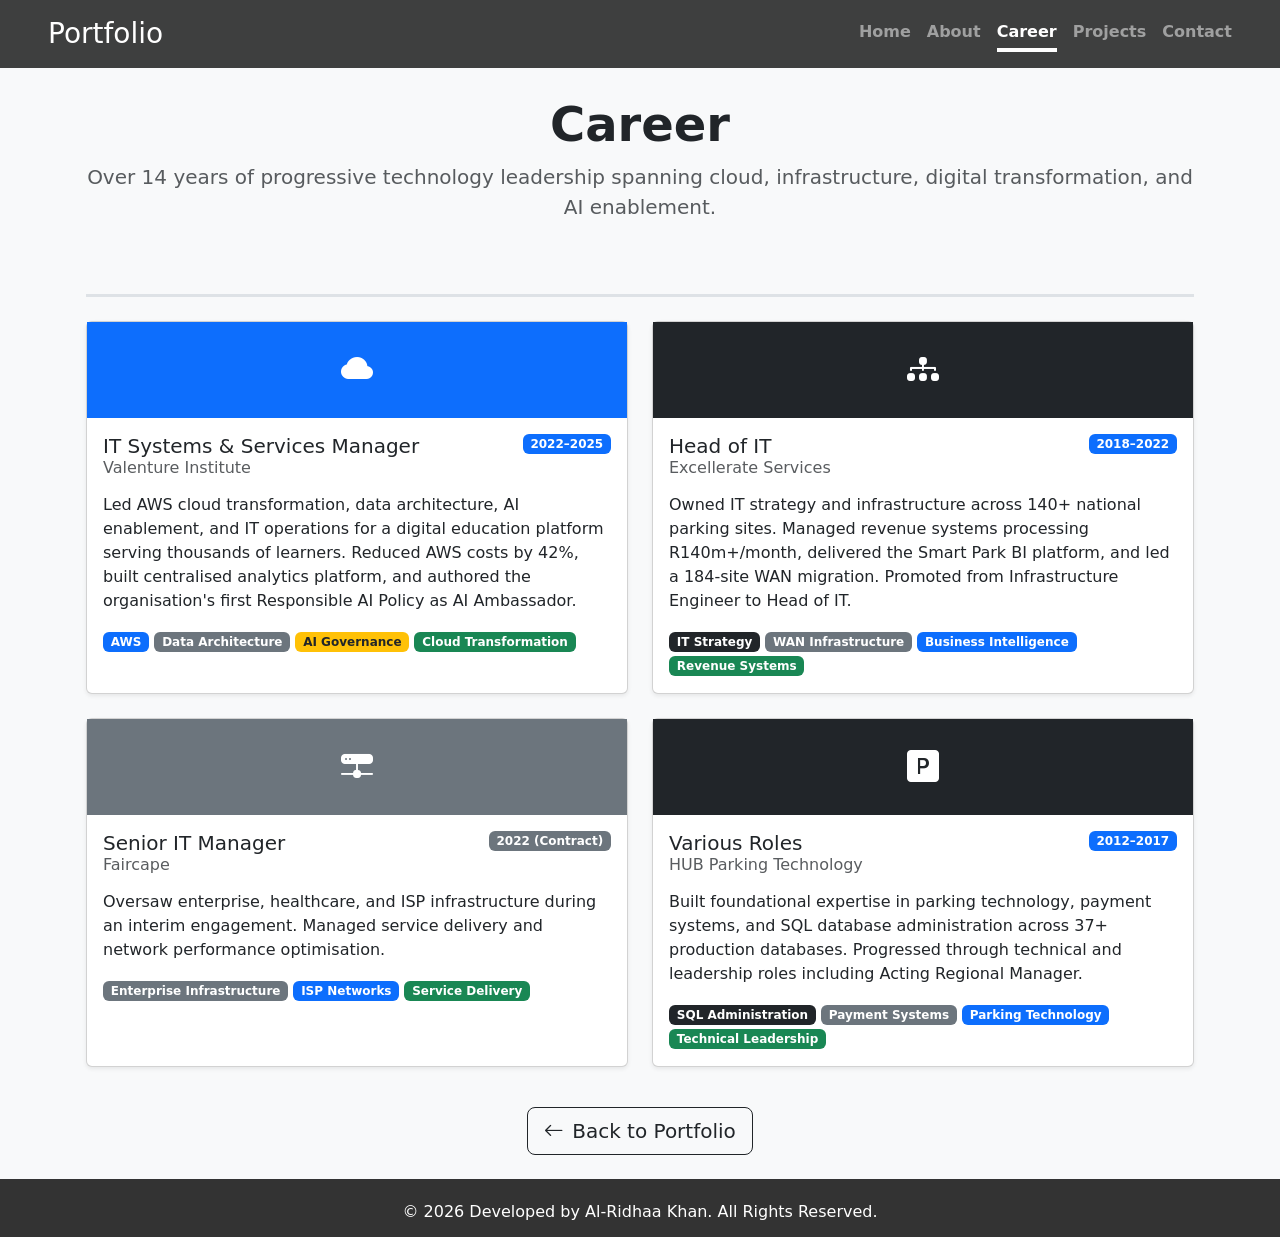
<file: career.html>
<!doctype html>
<html lang="en" class="h-100" data-bs-theme="auto">
  <head>
    <meta charset="utf-8" />
    <meta name="viewport" content="width=device-width, initial-scale=1" />
    <title>Al-Ridhaa Khan | Career</title>
    <link href="style.css" rel="stylesheet" />
    <link rel="shortcut icon" href="./assets/favicon.png" type="image/x-icon">
    <!-- Bootstrap CSS -->
    <link href="https://cdn.jsdelivr.net/npm/bootstrap@5.3.8/dist/css/bootstrap.min.css" rel="stylesheet" />
    <!-- Bootstrap Icons -->
    <link rel="stylesheet" href="https://cdn.jsdelivr.net/npm/bootstrap-icons@1.10.5/font/bootstrap-icons.css">
    <style>
      body {
        padding-top: 105px;
      }
      @media (min-width: 768px) {
        body {
          padding-top: 72px;
        }
      }
      .role-icon-header {
        padding: 1.5rem;
        font-size: 2rem;
      }
      .card {
        height: 100%;
      }
      .section-divider {
        border-top: 3px solid #dee2e6;
        margin: 2rem 0 1.5rem;
      }
    </style>
  </head>
  <body class="bg-light text-center">

    <!-- Navbar -->
    <header class="px-5 p-3 text-white w-100 fixed-top" style="background: rgba(0,0,0,0.75);">
      <div class="d-flex flex-column flex-md-row justify-content-between align-items-center gap-2">
        <h3 class="mb-0"><a href="./index.html" class="text-white text-decoration-none">Portfolio</a></h3>
        <nav class="nav nav-masthead">
          <a class="nav-link fw-bold py-1 px-0" href="./index.html#home">Home</a>
          <a class="nav-link fw-bold py-1 px-0" href="./index.html#about-me">About</a>
          <a class="nav-link fw-bold py-1 px-0 active" aria-current="page" href="#">Career</a>
          <a class="nav-link fw-bold py-1 px-0" href="./index.html#projects">Projects</a>
          <a class="nav-link fw-bold py-1 px-0" href="./index.html#contact">Contact</a>
        </nav>
      </div>
    </header>

    <!-- Page Header -->
    <div class="container pt-4 pb-2">
      <h1 class="display-5 fw-bold">Career</h1>
      <p class="lead text-muted">Over 14 years of progressive technology leadership spanning cloud, infrastructure, digital transformation, and AI enablement.</p>
    </div>

    <!-- Career Cards -->
    <div class="container p-3">
      <div class="section-divider"></div>
      <div class="row g-4">

        <!-- Valenture Institute -->
        <div class="col-md-6">
          <div class="card shadow-sm">
            <div class="role-icon-header bg-primary text-white">
              <i class="bi bi-cloud-fill"></i>
            </div>
            <div class="card-body text-start">
              <div class="d-flex justify-content-between align-items-start mb-1">
                <h5 class="card-title mb-0">IT Systems &amp; Services Manager</h5>
                <span class="badge bg-primary ms-2 text-nowrap">2022–2025</span>
              </div>
              <h6 class="card-subtitle text-muted mb-3">Valenture Institute</h6>
              <p class="card-text">Led AWS cloud transformation, data architecture, AI enablement, and IT operations for a digital education platform serving thousands of learners. Reduced AWS costs by 42%, built centralised analytics platform, and authored the organisation's first Responsible AI Policy as AI Ambassador.</p>
              <div class="mt-2">
                <span class="badge bg-primary">AWS</span>
                <span class="badge bg-secondary">Data Architecture</span>
                <span class="badge bg-warning text-dark">AI Governance</span>
                <span class="badge bg-success">Cloud Transformation</span>
              </div>
            </div>
          </div>
        </div>

        <!-- Excellerate Services -->
        <div class="col-md-6">
          <div class="card shadow-sm">
            <div class="role-icon-header bg-dark text-white">
              <i class="bi bi-diagram-3-fill"></i>
            </div>
            <div class="card-body text-start">
              <div class="d-flex justify-content-between align-items-start mb-1">
                <h5 class="card-title mb-0">Head of IT</h5>
                <span class="badge bg-primary ms-2 text-nowrap">2018–2022</span>
              </div>
              <h6 class="card-subtitle text-muted mb-3">Excellerate Services</h6>
              <p class="card-text">Owned IT strategy and infrastructure across 140+ national parking sites. Managed revenue systems processing R140m+/month, delivered the Smart Park BI platform, and led a 184-site WAN migration. Promoted from Infrastructure Engineer to Head of IT.</p>
              <div class="mt-2">
                <span class="badge bg-dark">IT Strategy</span>
                <span class="badge bg-secondary">WAN Infrastructure</span>
                <span class="badge bg-primary">Business Intelligence</span>
                <span class="badge bg-success">Revenue Systems</span>
              </div>
            </div>
          </div>
        </div>

        <!-- Faircape -->
        <div class="col-md-6">
          <div class="card shadow-sm">
            <div class="role-icon-header bg-secondary text-white">
              <i class="bi bi-hdd-network-fill"></i>
            </div>
            <div class="card-body text-start">
              <div class="d-flex justify-content-between align-items-start mb-1">
                <h5 class="card-title mb-0">Senior IT Manager</h5>
                <span class="badge bg-secondary ms-2 text-nowrap">2022 (Contract)</span>
              </div>
              <h6 class="card-subtitle text-muted mb-3">Faircape</h6>
              <p class="card-text">Oversaw enterprise, healthcare, and ISP infrastructure during an interim engagement. Managed service delivery and network performance optimisation.</p>
              <div class="mt-2">
                <span class="badge bg-secondary">Enterprise Infrastructure</span>
                <span class="badge bg-primary">ISP Networks</span>
                <span class="badge bg-success">Service Delivery</span>
              </div>
            </div>
          </div>
        </div>

        <!-- HUB Parking Technology -->
        <div class="col-md-6">
          <div class="card shadow-sm">
            <div class="role-icon-header bg-dark text-white">
              <i class="bi bi-p-square-fill"></i>
            </div>
            <div class="card-body text-start">
              <div class="d-flex justify-content-between align-items-start mb-1">
                <h5 class="card-title mb-0">Various Roles</h5>
                <span class="badge bg-primary ms-2 text-nowrap">2012–2017</span>
              </div>
              <h6 class="card-subtitle text-muted mb-3">HUB Parking Technology</h6>
              <p class="card-text">Built foundational expertise in parking technology, payment systems, and SQL database administration across 37+ production databases. Progressed through technical and leadership roles including Acting Regional Manager.</p>
              <div class="mt-2">
                <span class="badge bg-dark">SQL Administration</span>
                <span class="badge bg-secondary">Payment Systems</span>
                <span class="badge bg-primary">Parking Technology</span>
                <span class="badge bg-success">Technical Leadership</span>
              </div>
            </div>
          </div>
        </div>

      </div>
    </div>

    <!-- Back to Portfolio -->
    <div class="container text-center py-4">
      <a href="./index.html" class="btn btn-outline-dark btn-lg">
        <i class="bi bi-arrow-left me-2"></i>Back to Portfolio
      </a>
    </div>

    <!-- Footer -->
    <div class="footer">
      <p class="text-center mt-3 mb-2">© 2026 Developed by Al-Ridhaa Khan. All Rights Reserved.</p>
    </div>

  </body>
</html>
</file>
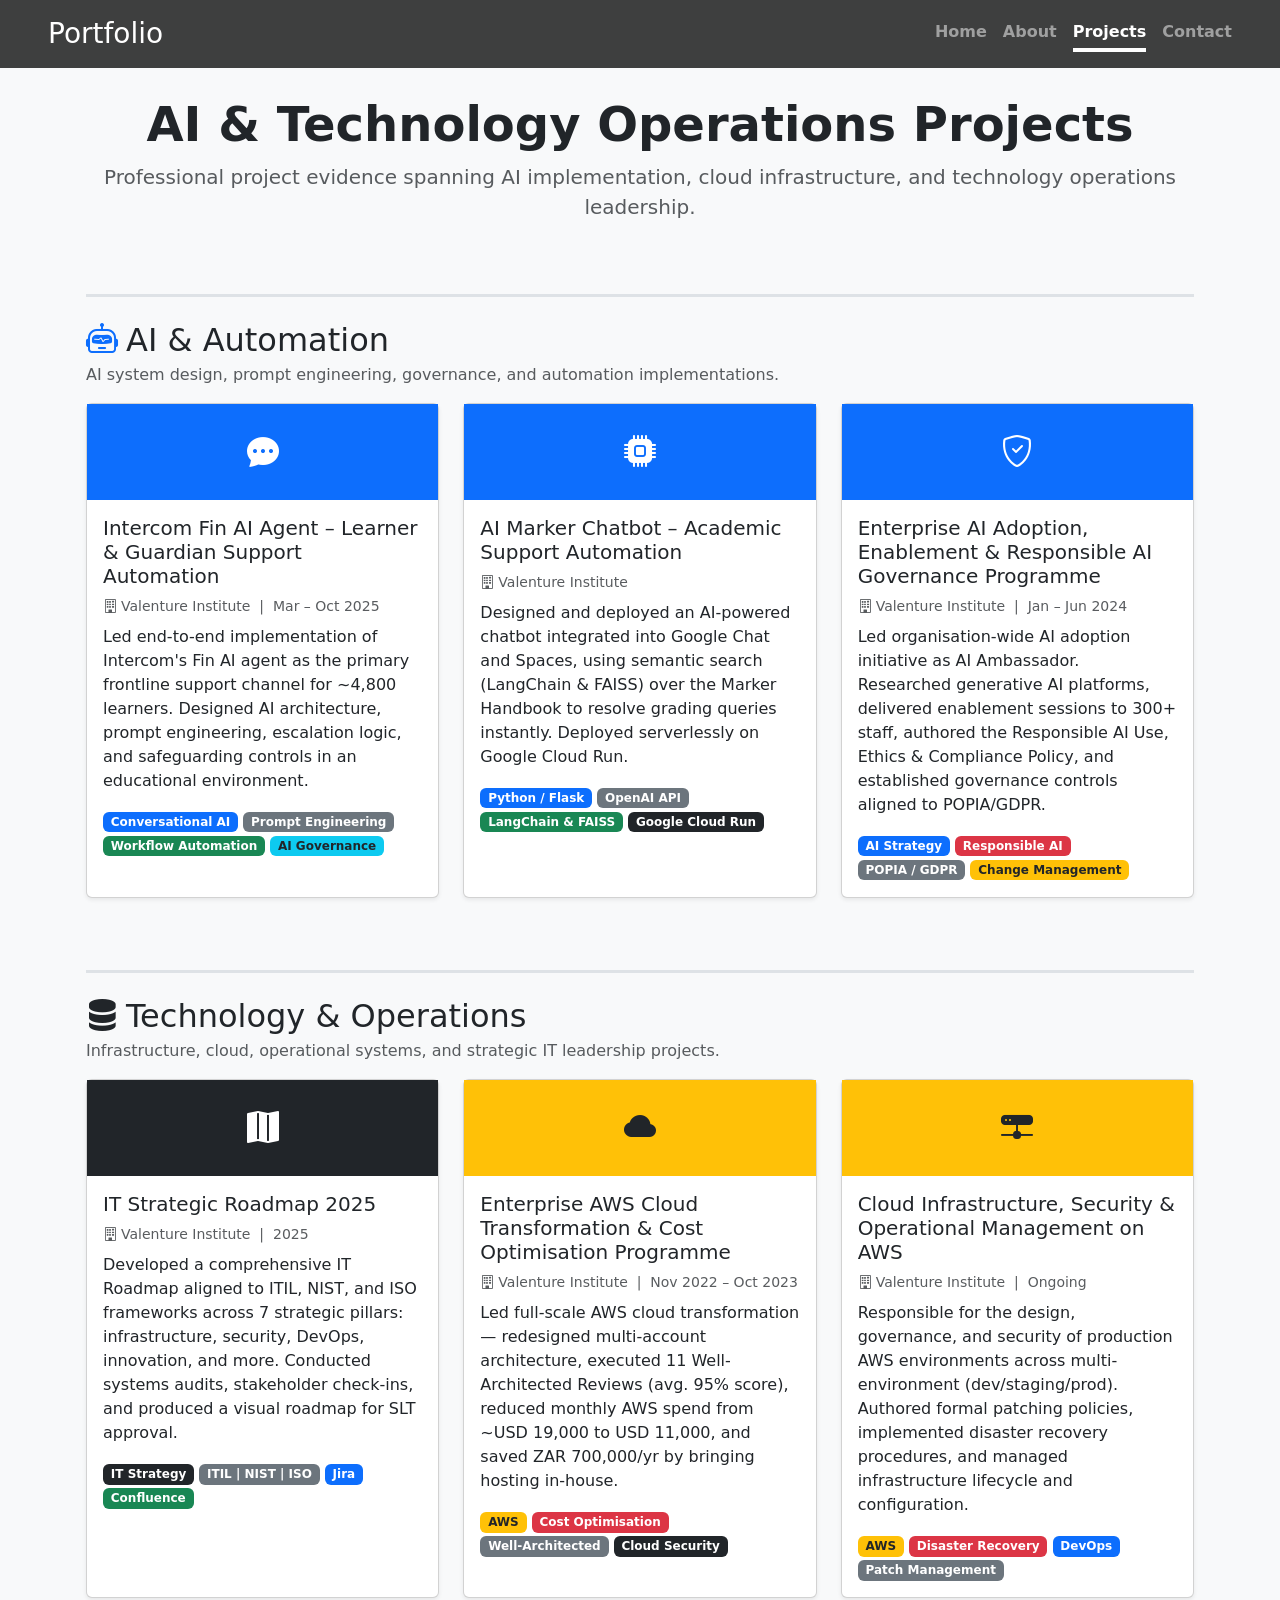
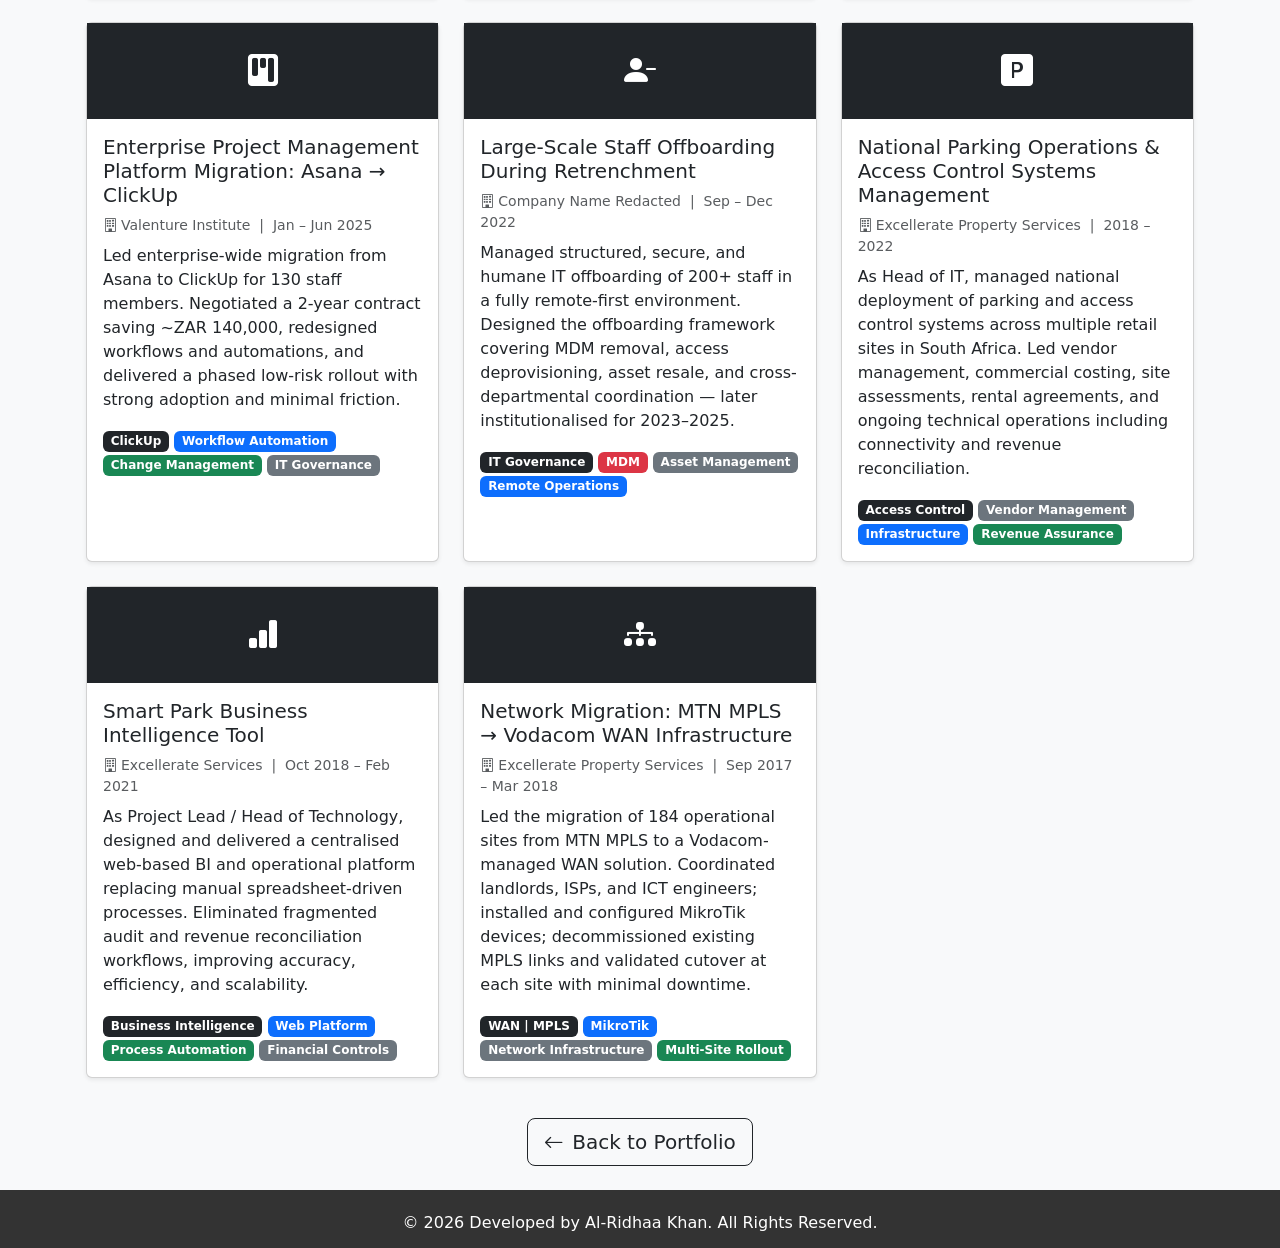
<file: projects.html>
<!doctype html>
<html lang="en" class="h-100" data-bs-theme="auto">
  <head>
    <meta charset="utf-8" />
    <meta name="viewport" content="width=device-width, initial-scale=1" />
    <title>Al-Ridhaa Khan | Projects</title>
    <link href="style.css" rel="stylesheet" />
    <link rel="shortcut icon" href="./assets/favicon.png" type="image/x-icon">
    <!-- Bootstrap CSS -->
    <link href="https://cdn.jsdelivr.net/npm/bootstrap@5.3.8/dist/css/bootstrap.min.css" rel="stylesheet" />
    <!-- Bootstrap Icons -->
    <link rel="stylesheet" href="https://cdn.jsdelivr.net/npm/bootstrap-icons@1.10.5/font/bootstrap-icons.css">
    <style>
      body {
        padding-top: 105px;
      }
      @media (min-width: 768px) {
        body {
          padding-top: 72px;
        }
      }
      .project-icon-header {
        padding: 1.5rem;
        font-size: 2rem;
      }
      .card {
        height: 100%;
      }
      .section-divider {
        border-top: 3px solid #dee2e6;
        margin: 2rem 0 1.5rem;
      }
    </style>
  </head>
  <body class="bg-light text-center">

    <!-- Navbar -->
    <header class="px-5 p-3 text-white w-100 fixed-top" style="background: rgba(0,0,0,0.75);">
      <div class="d-flex flex-column flex-md-row justify-content-between align-items-center gap-2">
        <h3 class="mb-0"><a href="./index.html" class="text-white text-decoration-none">Portfolio</a></h3>
        <nav class="nav nav-masthead">
          <a class="nav-link fw-bold py-1 px-0" href="./index.html#home">Home</a>
          <a class="nav-link fw-bold py-1 px-0" href="./index.html#about-me">About</a>
          <a class="nav-link fw-bold py-1 px-0 active" aria-current="page" href="#">Projects</a>
          <a class="nav-link fw-bold py-1 px-0" href="./index.html#contact">Contact</a>
        </nav>
      </div>
    </header>

    <!-- Page Header -->
    <div class="container pt-4 pb-2">
      <h1 class="display-5 fw-bold">AI & Technology Operations Projects</h1>
      <p class="lead text-muted">Professional project evidence spanning AI implementation, cloud infrastructure, and technology operations leadership.</p>
    </div>

    <!-- AI & Automation -->
    <div class="container p-3" id="ai-automation">
      <div class="section-divider"></div>
      <h2 class="text-start mb-1"><i class="bi bi-robot me-2 text-primary"></i>AI & Automation</h2>
      <p class="text-muted text-start mb-3">AI system design, prompt engineering, governance, and automation implementations.</p>
      <div class="row g-4">

        <!-- Intercom Fin AI Agent -->
        <div class="col-md-6 col-lg-4">
          <div class="card shadow-sm">
            <div class="project-icon-header bg-primary text-white">
              <i class="bi bi-chat-dots-fill"></i>
            </div>
            <div class="card-body text-start">
              <h5 class="card-title">Intercom Fin AI Agent – Learner & Guardian Support Automation</h5>
              <p class="text-muted small mb-2"><i class="bi bi-building me-1"></i>Valenture Institute &nbsp;|&nbsp; Mar – Oct 2025</p>
              <p class="card-text">Led end-to-end implementation of Intercom's Fin AI agent as the primary frontline support channel for ~4,800 learners. Designed AI architecture, prompt engineering, escalation logic, and safeguarding controls in an educational environment.</p>
              <div class="mt-2">
                <span class="badge bg-primary">Conversational AI</span>
                <span class="badge bg-secondary">Prompt Engineering</span>
                <span class="badge bg-success">Workflow Automation</span>
                <span class="badge bg-info text-dark">AI Governance</span>
              </div>
            </div>
          </div>
        </div>

        <!-- AI Marker Chatbot -->
        <div class="col-md-6 col-lg-4">
          <div class="card shadow-sm">
            <div class="project-icon-header bg-primary text-white">
              <i class="bi bi-cpu-fill"></i>
            </div>
            <div class="card-body text-start">
              <h5 class="card-title">AI Marker Chatbot – Academic Support Automation</h5>
              <p class="text-muted small mb-2"><i class="bi bi-building me-1"></i>Valenture Institute </p>
              <p class="card-text">Designed and deployed an AI-powered chatbot integrated into Google Chat and Spaces, using semantic search (LangChain & FAISS) over the Marker Handbook to resolve grading queries instantly. Deployed serverlessly on Google Cloud Run.</p>
              <div class="mt-2">
                <span class="badge bg-primary">Python / Flask</span>
                <span class="badge bg-secondary">OpenAI API</span>
                <span class="badge bg-success">LangChain & FAISS</span>
                <span class="badge bg-dark">Google Cloud Run</span>
              </div>
            </div>
          </div>
        </div>

        <!-- AI Governance Programme -->
        <div class="col-md-6 col-lg-4">
          <div class="card shadow-sm">
            <div class="project-icon-header bg-primary text-white">
              <i class="bi bi-shield-check"></i>
            </div>
            <div class="card-body text-start">
              <h5 class="card-title">Enterprise AI Adoption, Enablement & Responsible AI Governance Programme</h5>
              <p class="text-muted small mb-2"><i class="bi bi-building me-1"></i>Valenture Institute &nbsp;|&nbsp; Jan – Jun 2024</p>
              <p class="card-text">Led organisation-wide AI adoption initiative as AI Ambassador. Researched generative AI platforms, delivered enablement sessions to 300+ staff, authored the Responsible AI Use, Ethics & Compliance Policy, and established governance controls aligned to POPIA/GDPR.</p>
              <div class="mt-2">
                <span class="badge bg-primary">AI Strategy</span>
                <span class="badge bg-danger">Responsible AI</span>
                <span class="badge bg-secondary">POPIA / GDPR</span>
                <span class="badge bg-warning text-dark">Change Management</span>
              </div>
            </div>
          </div>
        </div>

      </div>
    </div>

    <!-- Technology & Operations -->
    <div class="container p-3 mt-2">
      <div class="section-divider"></div>
      <h2 class="text-start mb-1"><i class="bi bi-server me-2 text-dark"></i>Technology & Operations</h2>
      <p class="text-muted text-start mb-3">Infrastructure, cloud, operational systems, and strategic IT leadership projects.</p>
      <div class="row g-4">

        <!-- IT Strategic Roadmap -->
        <div class="col-md-6 col-lg-4">
          <div class="card shadow-sm">
            <div class="project-icon-header bg-dark text-white">
              <i class="bi bi-map-fill"></i>
            </div>
            <div class="card-body text-start">
              <h5 class="card-title">IT Strategic Roadmap 2025</h5>
              <p class="text-muted small mb-2"><i class="bi bi-building me-1"></i>Valenture Institute &nbsp;|&nbsp; 2025</p>
              <p class="card-text">Developed a comprehensive IT Roadmap aligned to ITIL, NIST, and ISO frameworks across 7 strategic pillars: infrastructure, security, DevOps, innovation, and more. Conducted systems audits, stakeholder check-ins, and produced a visual roadmap for SLT approval.</p>
              <div class="mt-2">
                <span class="badge bg-dark">IT Strategy</span>
                <span class="badge bg-secondary">ITIL | NIST | ISO</span>
                <span class="badge bg-primary">Jira</span>
                <span class="badge bg-success">Confluence</span>
              </div>
            </div>
          </div>
        </div>

        <!-- Enterprise AWS Cloud Transformation -->
        <div class="col-md-6 col-lg-4">
          <div class="card shadow-sm">
            <div class="project-icon-header bg-warning text-dark">
              <i class="bi bi-cloud-fill"></i>
            </div>
            <div class="card-body text-start">
              <h5 class="card-title">Enterprise AWS Cloud Transformation & Cost Optimisation Programme</h5>
              <p class="text-muted small mb-2"><i class="bi bi-building me-1"></i>Valenture Institute &nbsp;|&nbsp; Nov 2022 – Oct 2023</p>
              <p class="card-text">Led full-scale AWS cloud transformation — redesigned multi-account architecture, executed 11 Well-Architected Reviews (avg. 95% score), reduced monthly AWS spend from ~USD 19,000 to USD 11,000, and saved ZAR 700,000/yr by bringing hosting in-house.</p>
              <div class="mt-2">
                <span class="badge bg-warning text-dark">AWS</span>
                <span class="badge bg-danger">Cost Optimisation</span>
                <span class="badge bg-secondary">Well-Architected</span>
                <span class="badge bg-dark">Cloud Security</span>
              </div>
            </div>
          </div>
        </div>

        <!-- AWS Cloud Infrastructure & Security Management -->
        <div class="col-md-6 col-lg-4">
          <div class="card shadow-sm">
            <div class="project-icon-header bg-warning text-dark">
              <i class="bi bi-hdd-network-fill"></i>
            </div>
            <div class="card-body text-start">
              <h5 class="card-title">Cloud Infrastructure, Security & Operational Management on AWS</h5>
              <p class="text-muted small mb-2"><i class="bi bi-building me-1"></i>Valenture Institute &nbsp;|&nbsp; Ongoing</p>
              <p class="card-text">Responsible for the design, governance, and security of production AWS environments across multi-environment (dev/staging/prod). Authored formal patching policies, implemented disaster recovery procedures, and managed infrastructure lifecycle and configuration.</p>
              <div class="mt-2">
                <span class="badge bg-warning text-dark">AWS</span>
                <span class="badge bg-danger">Disaster Recovery</span>
                <span class="badge bg-primary">DevOps</span>
                <span class="badge bg-secondary">Patch Management</span>
              </div>
            </div>
          </div>
        </div>

        <!-- Asana to ClickUp Migration -->
        <div class="col-md-6 col-lg-4">
          <div class="card shadow-sm">
            <div class="project-icon-header bg-dark text-white">
              <i class="bi bi-kanban-fill"></i>
            </div>
            <div class="card-body text-start">
              <h5 class="card-title">Enterprise Project Management Platform Migration: Asana → ClickUp</h5>
              <p class="text-muted small mb-2"><i class="bi bi-building me-1"></i>Valenture Institute &nbsp;|&nbsp; Jan – Jun 2025</p>
              <p class="card-text">Led enterprise-wide migration from Asana to ClickUp for 130 staff members. Negotiated a 2-year contract saving ~ZAR 140,000, redesigned workflows and automations, and delivered a phased low-risk rollout with strong adoption and minimal friction.</p>
              <div class="mt-2">
                <span class="badge bg-dark">ClickUp</span>
                <span class="badge bg-primary">Workflow Automation</span>
                <span class="badge bg-success">Change Management</span>
                <span class="badge bg-secondary">IT Governance</span>
              </div>
            </div>
          </div>
        </div>

        <!-- Staff Offboarding -->
        <div class="col-md-6 col-lg-4">
          <div class="card shadow-sm">
            <div class="project-icon-header bg-dark text-white">
              <i class="bi bi-person-dash-fill"></i>
            </div>
            <div class="card-body text-start">
              <h5 class="card-title">Large-Scale Staff Offboarding During Retrenchment</h5>
              <p class="text-muted small mb-2"><i class="bi bi-building me-1"></i>Company Name Redacted &nbsp;|&nbsp; Sep – Dec 2022</p>
              <p class="card-text">Managed structured, secure, and humane IT offboarding of 200+ staff in a fully remote-first environment. Designed the offboarding framework covering MDM removal, access deprovisioning, asset resale, and cross-departmental coordination — later institutionalised for 2023–2025.</p>
              <div class="mt-2">
                <span class="badge bg-dark">IT Governance</span>
                <span class="badge bg-danger">MDM</span>
                <span class="badge bg-secondary">Asset Management</span>
                <span class="badge bg-primary">Remote Operations</span>
              </div>
            </div>
          </div>
        </div>

        <!-- National Parking & Access Control -->
        <div class="col-md-6 col-lg-4">
          <div class="card shadow-sm">
            <div class="project-icon-header bg-dark text-white">
              <i class="bi bi-p-square-fill"></i>
            </div>
            <div class="card-body text-start">
              <h5 class="card-title">National Parking Operations & Access Control Systems Management</h5>
              <p class="text-muted small mb-2"><i class="bi bi-building me-1"></i>Excellerate Property Services &nbsp;|&nbsp; 2018 – 2022</p>
              <p class="card-text">As Head of IT, managed national deployment of parking and access control systems across multiple retail sites in South Africa. Led vendor management, commercial costing, site assessments, rental agreements, and ongoing technical operations including connectivity and revenue reconciliation.</p>
              <div class="mt-2">
                <span class="badge bg-dark">Access Control</span>
                <span class="badge bg-secondary">Vendor Management</span>
                <span class="badge bg-primary">Infrastructure</span>
                <span class="badge bg-success">Revenue Assurance</span>
              </div>
            </div>
          </div>
        </div>

        <!-- Smart Park BI Tool -->
        <div class="col-md-6 col-lg-4">
          <div class="card shadow-sm">
            <div class="project-icon-header bg-dark text-white">
              <i class="bi bi-bar-chart-fill"></i>
            </div>
            <div class="card-body text-start">
              <h5 class="card-title">Smart Park Business Intelligence Tool</h5>
              <p class="text-muted small mb-2"><i class="bi bi-building me-1"></i>Excellerate Services &nbsp;|&nbsp; Oct 2018 – Feb 2021</p>
              <p class="card-text">As Project Lead / Head of Technology, designed and delivered a centralised web-based BI and operational platform replacing manual spreadsheet-driven processes. Eliminated fragmented audit and revenue reconciliation workflows, improving accuracy, efficiency, and scalability.</p>
              <div class="mt-2">
                <span class="badge bg-dark">Business Intelligence</span>
                <span class="badge bg-primary">Web Platform</span>
                <span class="badge bg-success">Process Automation</span>
                <span class="badge bg-secondary">Financial Controls</span>
              </div>
            </div>
          </div>
        </div>

        <!-- MTN MPLS to Vodacom WAN -->
        <div class="col-md-6 col-lg-4">
          <div class="card shadow-sm">
            <div class="project-icon-header bg-dark text-white">
              <i class="bi bi-diagram-3-fill"></i>
            </div>
            <div class="card-body text-start">
              <h5 class="card-title">Network Migration: MTN MPLS → Vodacom WAN Infrastructure</h5>
              <p class="text-muted small mb-2"><i class="bi bi-building me-1"></i>Excellerate Property Services &nbsp;|&nbsp; Sep 2017 – Mar 2018</p>
              <p class="card-text">Led the migration of 184 operational sites from MTN MPLS to a Vodacom-managed WAN solution. Coordinated landlords, ISPs, and ICT engineers; installed and configured MikroTik devices; decommissioned existing MPLS links and validated cutover at each site with minimal downtime.</p>
              <div class="mt-2">
                <span class="badge bg-dark">WAN | MPLS</span>
                <span class="badge bg-primary">MikroTik</span>
                <span class="badge bg-secondary">Network Infrastructure</span>
                <span class="badge bg-success">Multi-Site Rollout</span>
              </div>
            </div>
          </div>
        </div>

      </div>
    </div>

    <!-- Back to Portfolio -->
    <div class="container text-center py-4">
      <a href="./index.html" class="btn btn-outline-dark btn-lg">
        <i class="bi bi-arrow-left me-2"></i>Back to Portfolio
      </a>
    </div>

    <!-- Footer -->
    <div class="footer">
      <p class="text-center mt-3 mb-2">© 2026 Developed by Al-Ridhaa Khan. All Rights Reserved.</p>
    </div>

    <!-- Bootstrap JS -->
    
  </body>
</html>
</file>
<file: style.css>
/* Global Styles */

* {
    box-sizing: border-box;
    margin: 0;
    padding: 0;
}

html {
    scroll-behavior: smooth;
}

/* Navigation Bar */

.nav-masthead .nav-link {
    color: rgba(255, 255, 255, .5);
    border-bottom: .25rem solid transparent;
}

.nav-masthead .nav-link:hover,
.nav-masthead .nav-link:focus {
    border-bottom-color: rgba(255, 255, 255, .25);
}

.nav-masthead .nav-link + .nav-link {
    margin-left: 1rem;
}

.nav-masthead .active {
    color: #fff;
    border-bottom-color: #fff;
}

/* Hero Section */

.hero {
    background-image:linear-gradient(rgba(0,0,0,.7), rgba(0,0,0,.3)) , url('./assets/background-resize.jpg');
    background-size: cover;
    background-position: center;
    width: 100%;
    color: white;
    display: flex;
    flex-direction: column;
    justify-content: flex-start;
    align-items: center;
    gap: 12px;
}

/* Projects Section - Pertains to future cards with varying picture sizes */

.card-img-top {
    height: 220px;
    object-fit: cover;
    transition: transform 0.4s ease;
}

.card:hover .card-img-top {
    transform: scale(1.05);
}

/* Footer */

.footer {
    background-color: #f8f9fa;
    padding: 5px 0;
    color: white;
    background-color: #333;
    text-align: center;
}

/* Hero Entrance Animations */

@keyframes heroFadeUp {
    from { opacity: 0; transform: translateY(40px); }
    to   { opacity: 1; transform: translateY(0); }
}

.hero-title {
    animation: heroFadeUp 0.8s ease forwards;
}

.hero-subtitle {
    opacity: 0;
    animation: heroFadeUp 0.8s ease 0.2s forwards;
}

.hero-btn {
    opacity: 0;
    animation: heroFadeUp 0.8s ease 0.4s forwards;
}

/* Nav Scroll Effect */

header.fixed-top {
    transition: background 0.3s ease, box-shadow 0.3s ease;
}

header.fixed-top.scrolled {
    background: rgba(0, 0, 0, 0.92) !important;
    box-shadow: 0 2px 20px rgba(0, 0, 0, 0.4);
    backdrop-filter: blur(8px);
}

/* Responsive Adjustments */

@media (min-width: 768px) {
    .bd-placeholder-img-lg {
    font-size: 3.5rem;
    }
}
</file>
